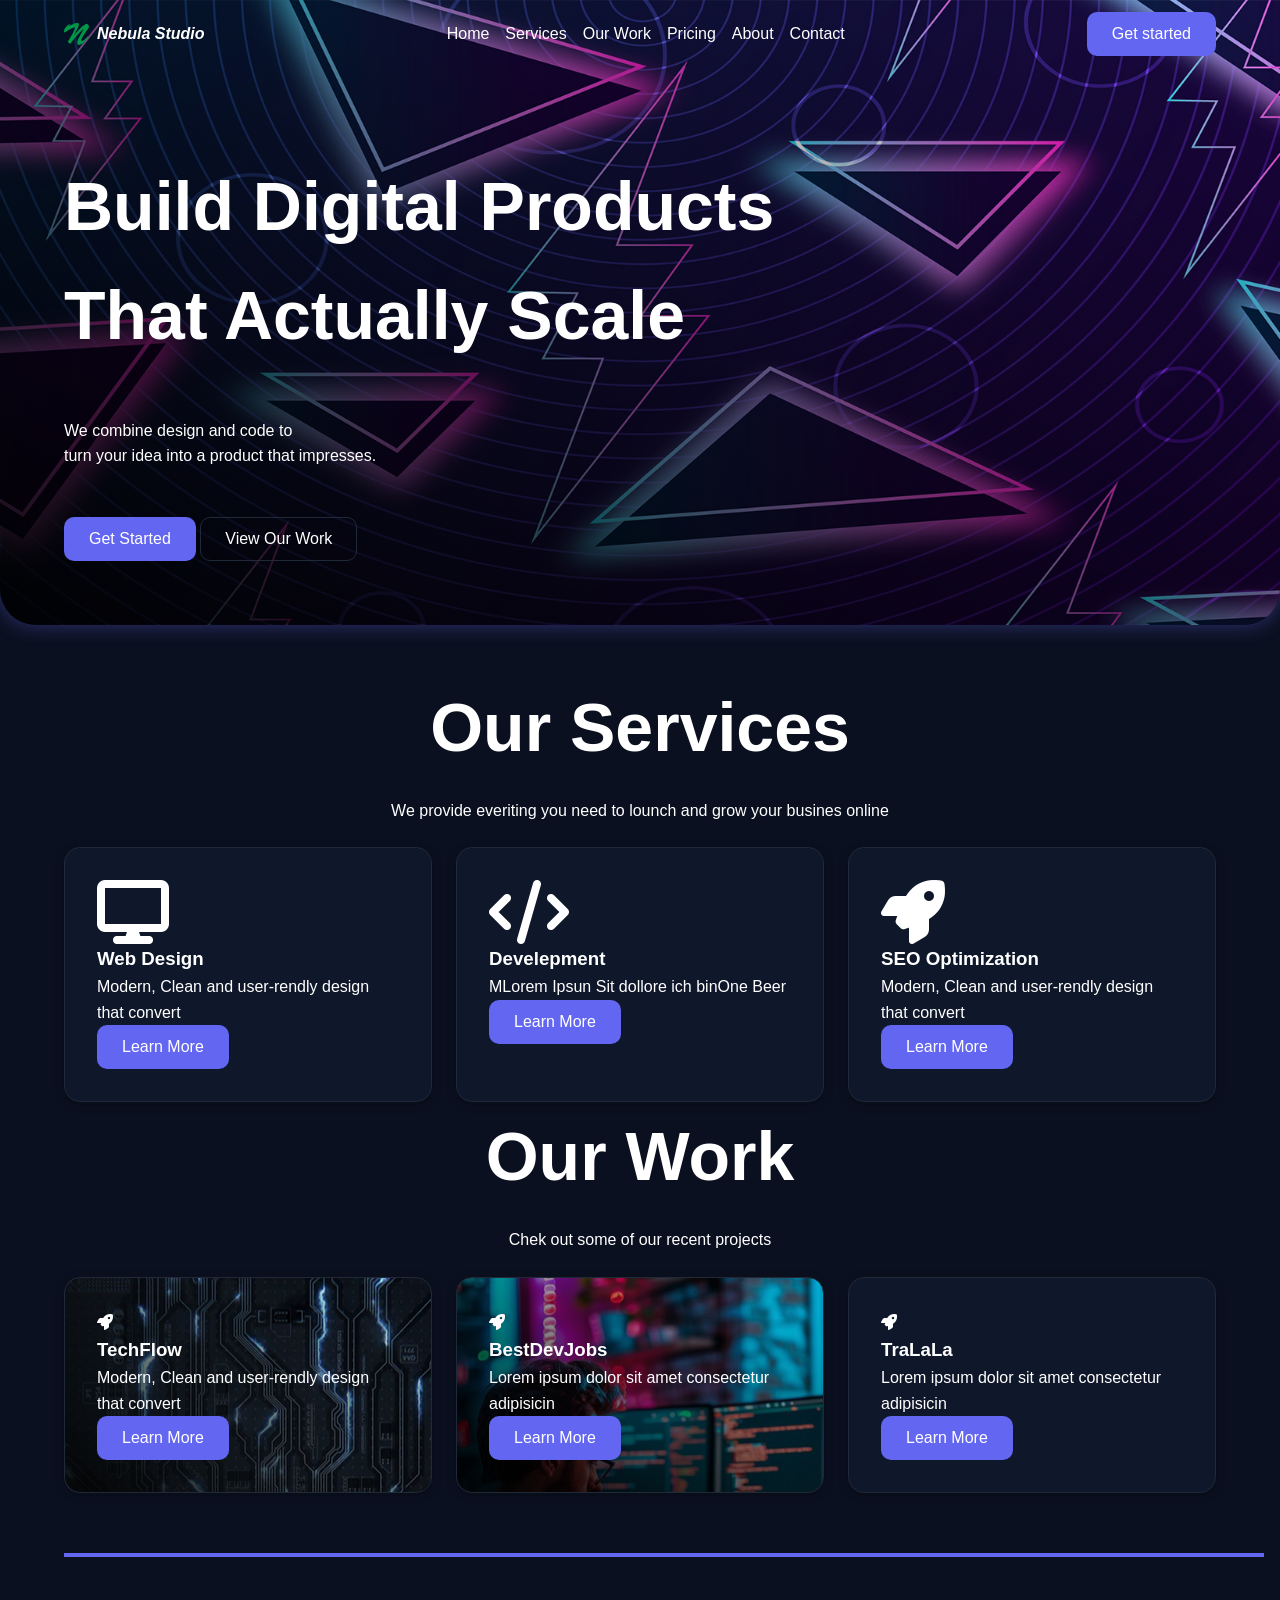
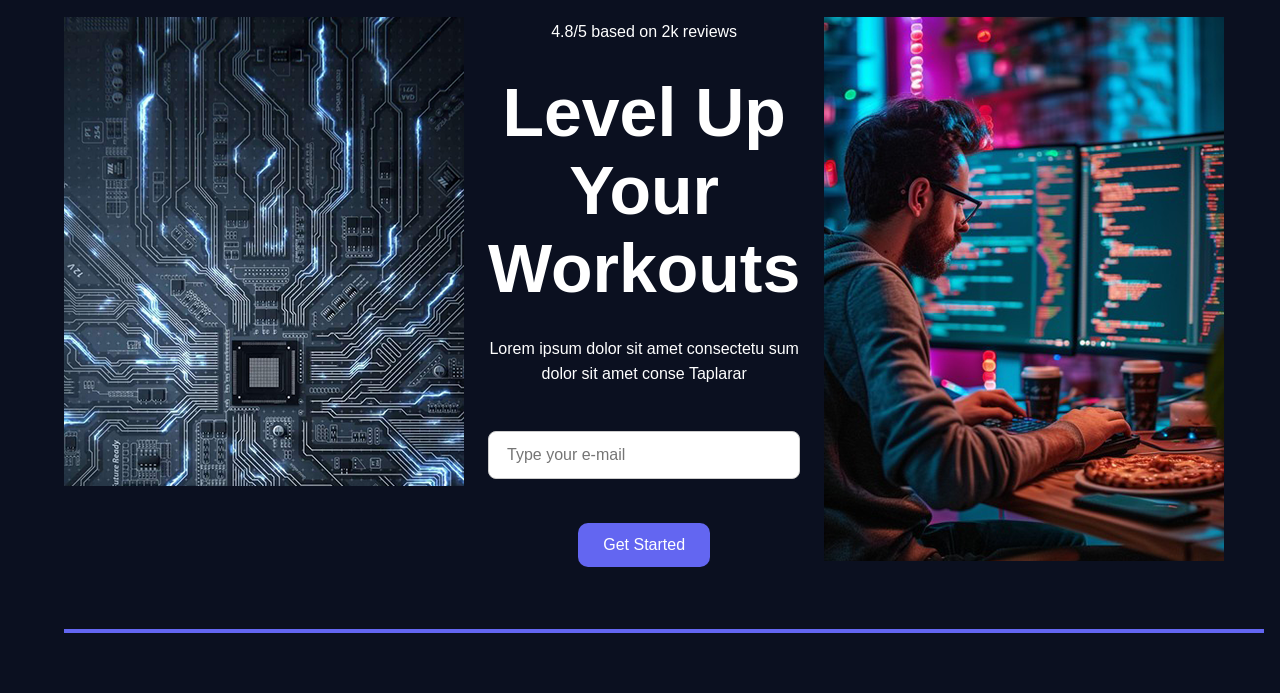
<file: css-version/index.html>
<!DOCTYPE html>
<html lang="en">
<head>
    <meta charset="UTF-8">
    <meta name="viewport" content="width=device-width, initial-scale=1.0">
    <link rel="stylesheet" href="/css-version/assets/css/style.css">
    <link rel="stylesheet" href="https://cdnjs.cloudflare.com/ajax/libs/font-awesome/6.5.1/css/all.min.css" integrity="sha512-DTOQO9RWCH3ppGqcWaEA1BIZOC6xxalwEsw9c2QQeAIftl+Vegovlnee1c9QX4TctnWMn13TZye+giMm8e2LwA==" crossorigin="anonymous" referrerpolicy="no-referrer" />
    <title>Nebula-studio</title>
</head>
<body>
    <header>
        <div class="header-wraper">
            <div class="container">
                <section class="navigation-section">
                    <div class="logo">
                        <img src="/css-version/assets/images/Nebula_logo.svg" alt="Nebula-logo">
                        <div class="ebula">Nebula Studio</div>
                    </div>
                    <nav class="header-navigation">
                        <ul>
                            <li>Home</li>
                            <li>Services</li>
                            <li>Our Work</li>
                            <li>Pricing</li>
                            <li>About</li>
                            <li>Contact</li>
                        </ul>
                    </nav>
                    <button class="btn btn-primary">Get started</button>

                </section>
                <section class="hero-section">
                    <h1 class="h1">Build Digital Products <br> That Actually Scale</h1>
                    <div class="h3">We combine design and code to <br> turn your idea into a product that impresses.</div>
                    <div class="hero-buttons">
                    <button class="btn btn-primary">Get Started</button>
                        <button class="btn btn-secondary">View Our Work</button>
                    </div>                    
        
                </section>
            </div>    
        </div>

    </header>

    <main>
        <div class="main-wraper container">
            <section class="our-services">
                <div class="our-services-heading">
                    <h2 class="h1">Our Services</h2>
                    <p>We provide everiting you need to lounch and grow your busines online</p>
                </div>
                <div class="service-card">
                    <div class="card">
                        <i class="fa-solid fa-display big-icon"></i>
                        <h3 class="h3">Web Design</h3>
                        <p class="card-paragraph">Modern, Clean and user-rendly design that convert</p>
                        <button class="btn btn-primary">Learn More</button>
                    </div>
                    <div class="card">
                        <i class="fa-solid fa-code big-icon"></i>
                        <h3 class="h3">Develepment</h3>
                        <p class="card-paragraph">MLorem Ipsun Sit dollore ich binOne Beer</p>
                        <button class="btn btn-primary">Learn More</button>
                    </div>
                    <div class="card">
                        <i class="fa-solid fa-rocket big-icon"></i>
                        <h3 class="h3">SEO Optimization</h3>
                        <p class="card-paragraph">Modern, Clean and user-rendly design that convert</p>
                        <button class="btn btn-primary">Learn More</button>
                    </div>
                </div>
            </section>

            <section class="our-work">
                <div class="our-work-heading">
                    <h2 class="h1">Our Work</h2>
                    <p>Chek out some of our recent projects</p>
                </div>
                <div class="work-card grid-3">
                    <div class="card card1">
                        <i class="fa-solid fa-rocket"></i>
                        <h3 class="h3">TechFlow</h3>
                        <p class="card-paragraph">Modern, Clean and user-rendly design that convert</p>
                        <button class="btn btn-primary" >Learn More</button>
                    </div>
                    <div class="card card2">
                        <i class="fa-solid fa-rocket"></i>
                        <h3 class="h3">BestDevJobs</h3>
                        <p class="card-paragraph">Lorem ipsum dolor sit amet consectetur adipisicin</p>
                        <button class="btn btn-primary" >Learn More</button>
                    </div>
                    <div class="card card3">
                        <i class="fa-solid fa-rocket"></i>
                        <h3 class="h3">TraLaLa</h3>
                        <p class="card-paragraph">Lorem ipsum dolor sit amet consectetur adipisicin</p>
                        <button class="btn btn-primary" >Learn More</button>
                    </div>
                </div>
            </section>

            <hr>

            <section class="cta-section">
                <div class="cta-section-wraper grid-3">
                    <div class="cta">
                        <img src="/css-version/assets/images/backgound_work01.png" alt="">
                    </div>
                    <div class="cta real-cta">
                        <p class="cta">4.8/5 based on 2k reviews</p>
                        <h3 class="h1">Level Up Your Workouts</h3>
                        <p class="cta">Lorem ipsum dolor sit amet consectetu sum dolor sit amet conse Taplarar</p>
                        <input type="text" placeholder="Type your e-mail">
                        <button class="btn btn-primary" >Get Started</button>
                    </div>
                    <div class="cta">
                        <img src="/css-version/assets/images/backgound_work02.png" alt="">
                    </div>
                </div>
            </section>

            <hr>

        </div>

    </main>

    <footer>

    </footer>


    
</body>
</html>
</file>
<file: css-version/assets/css/style.css>
@import url(./base.css);
@import url(./design-system.css);
@import url(./components.css);
@import url(./pages.css);
@import url(./layouts.css);
</file>
